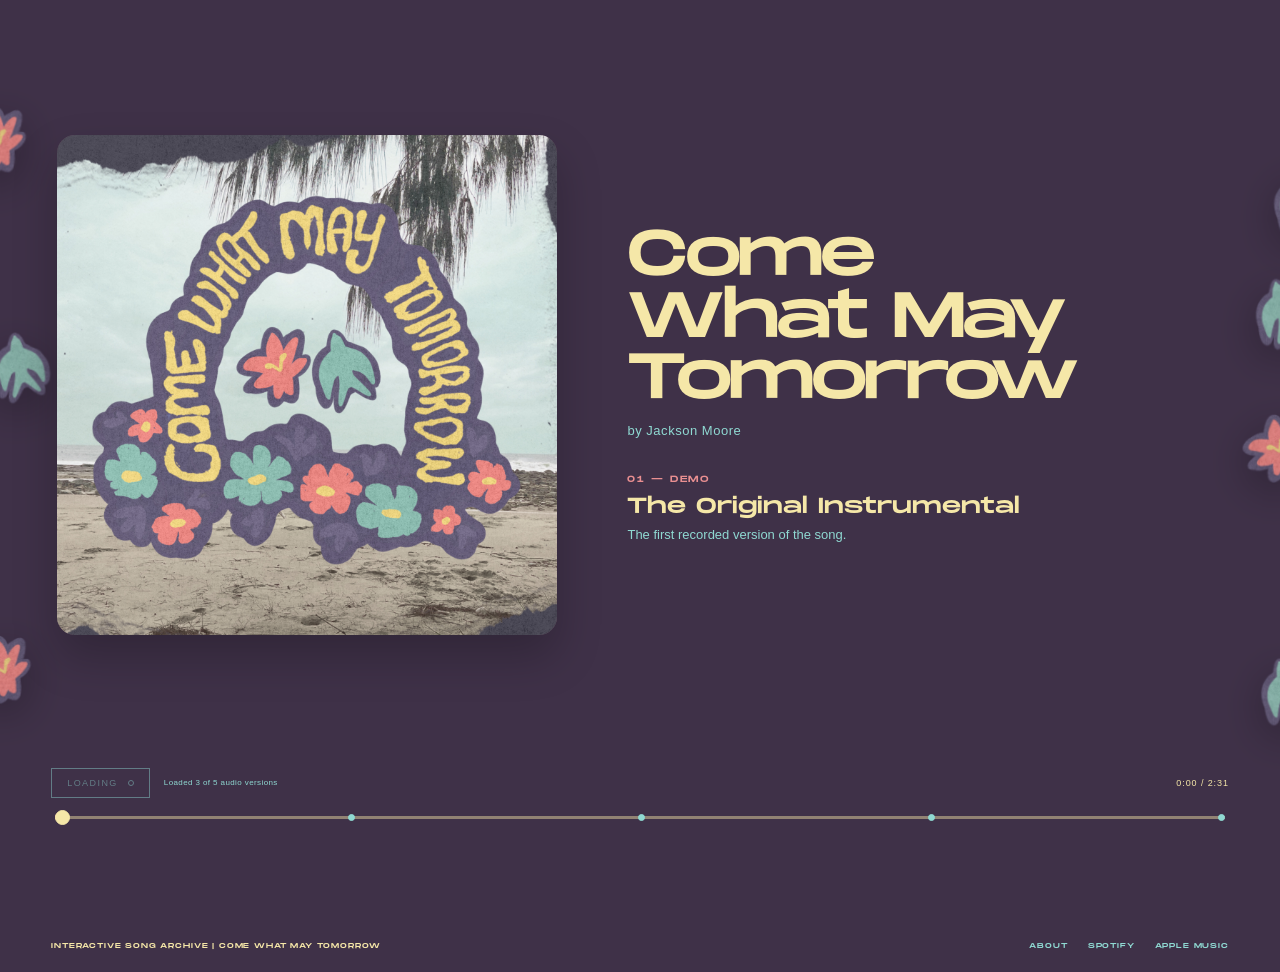
<file: index.html>
<!DOCTYPE html>
<html lang="en">
<head>
  <meta charset="UTF-8">
  <meta name="viewport" content="width=device-width, initial-scale=1.0">
  <meta name="description" content="An interactive archive showing the evolution of Come What May Tomorrow.">
  <meta name="theme-color" content="#3f3148">
  <title>Interactive Song Archive — Come What May Tomorrow</title>
  <link rel="stylesheet" href="style.css">
</head>
<body class="home-page">
  <main class="site-shell">
    <section class="player" aria-labelledby="song-title">
      <div class="floating-images" aria-hidden="true">
        <img class="floating-image floating-image-01 parallax-element" src="assets/images/come-what-may-tomorrow-01.png" alt="">
        <img class="floating-image floating-image-02 parallax-element" src="assets/images/come-what-may-tomorrow-02.png" alt="">
        <img class="floating-image floating-image-03 parallax-element" src="assets/images/come-what-may-tomorrow-01.png" alt="">
        <img class="floating-image floating-image-04 parallax-element" src="assets/images/come-what-may-tomorrow-02.png" alt="">
        <img class="floating-image floating-image-05 parallax-element" src="assets/images/come-what-may-tomorrow-01.png" alt="">
        <img class="floating-image floating-image-06 parallax-element" src="assets/images/come-what-may-tomorrow-02.png" alt="">
        <img class="floating-image floating-image-07 parallax-element" src="assets/images/come-what-may-tomorrow-01.png" alt="">
      </div>

      <div class="artwork-wrap">
        <img class="album-art" src="assets/images/album-art.jpg" alt="Album artwork for Come What May Tomorrow">
      </div>

      <div class="song-info">
        <h1 id="song-title">Come What May Tomorrow</h1>
        <p class="artist-line" id="artist-kicker">by Jackson Moore</p>
        <div class="current-version" aria-live="polite">
          <p class="version-number" id="version-date">01 — DEMO</p>
          <h2 id="version-title">The Original Instrumental</h2>
          <p id="version-description">The first recorded version of the song.</p>
        </div>
      </div>
    </section>

    <section class="timeline-section" aria-label="Song playback and timeline">
      <div class="timeline-heading">
        <div class="play-area">
          <button class="play-button" id="play-button" type="button" disabled>
            <span id="play-label">LOADING</span>
            <span class="button-indicator" aria-hidden="true"></span>
          </button>
          <p class="status" id="status" role="status">Preparing audio…</p>
        </div>
        <p class="time-readout"><span id="current-time">0:00</span> / <span id="duration">2:31</span></p>
      </div>
      <div class="timeline-control">
        <input class="version-slider" id="version-slider" type="range" min="0" max="4" value="0" step="0.001" aria-label="Move through the song versions">
        <div class="stage-points" id="stage-points"></div>
      </div>
    </section>

    <section class="waveform-section" aria-label="Audio waveform">
      <canvas id="waveform" aria-hidden="true"></canvas>
    </section>

    <footer class="site-footer">
      <span>Interactive song archive | <span class="footer-song-name">Come What May Tomorrow</span></span>
      <nav class="footer-links" aria-label="Site and music links">
        <a href="about.html">ABOUT</a>
        <a href="https://open.spotify.com/artist/7njkLldCadYfsRvvedCBV6" target="_blank" rel="noopener noreferrer">SPOTIFY</a>
        <a href="https://music.apple.com/au/artist/jackson-moore/6800161995" target="_blank" rel="noopener noreferrer">APPLE MUSIC</a>
      </nav>
    </footer>
  </main>
  <script src="script.js"></script>
</body>
</html>
</file>
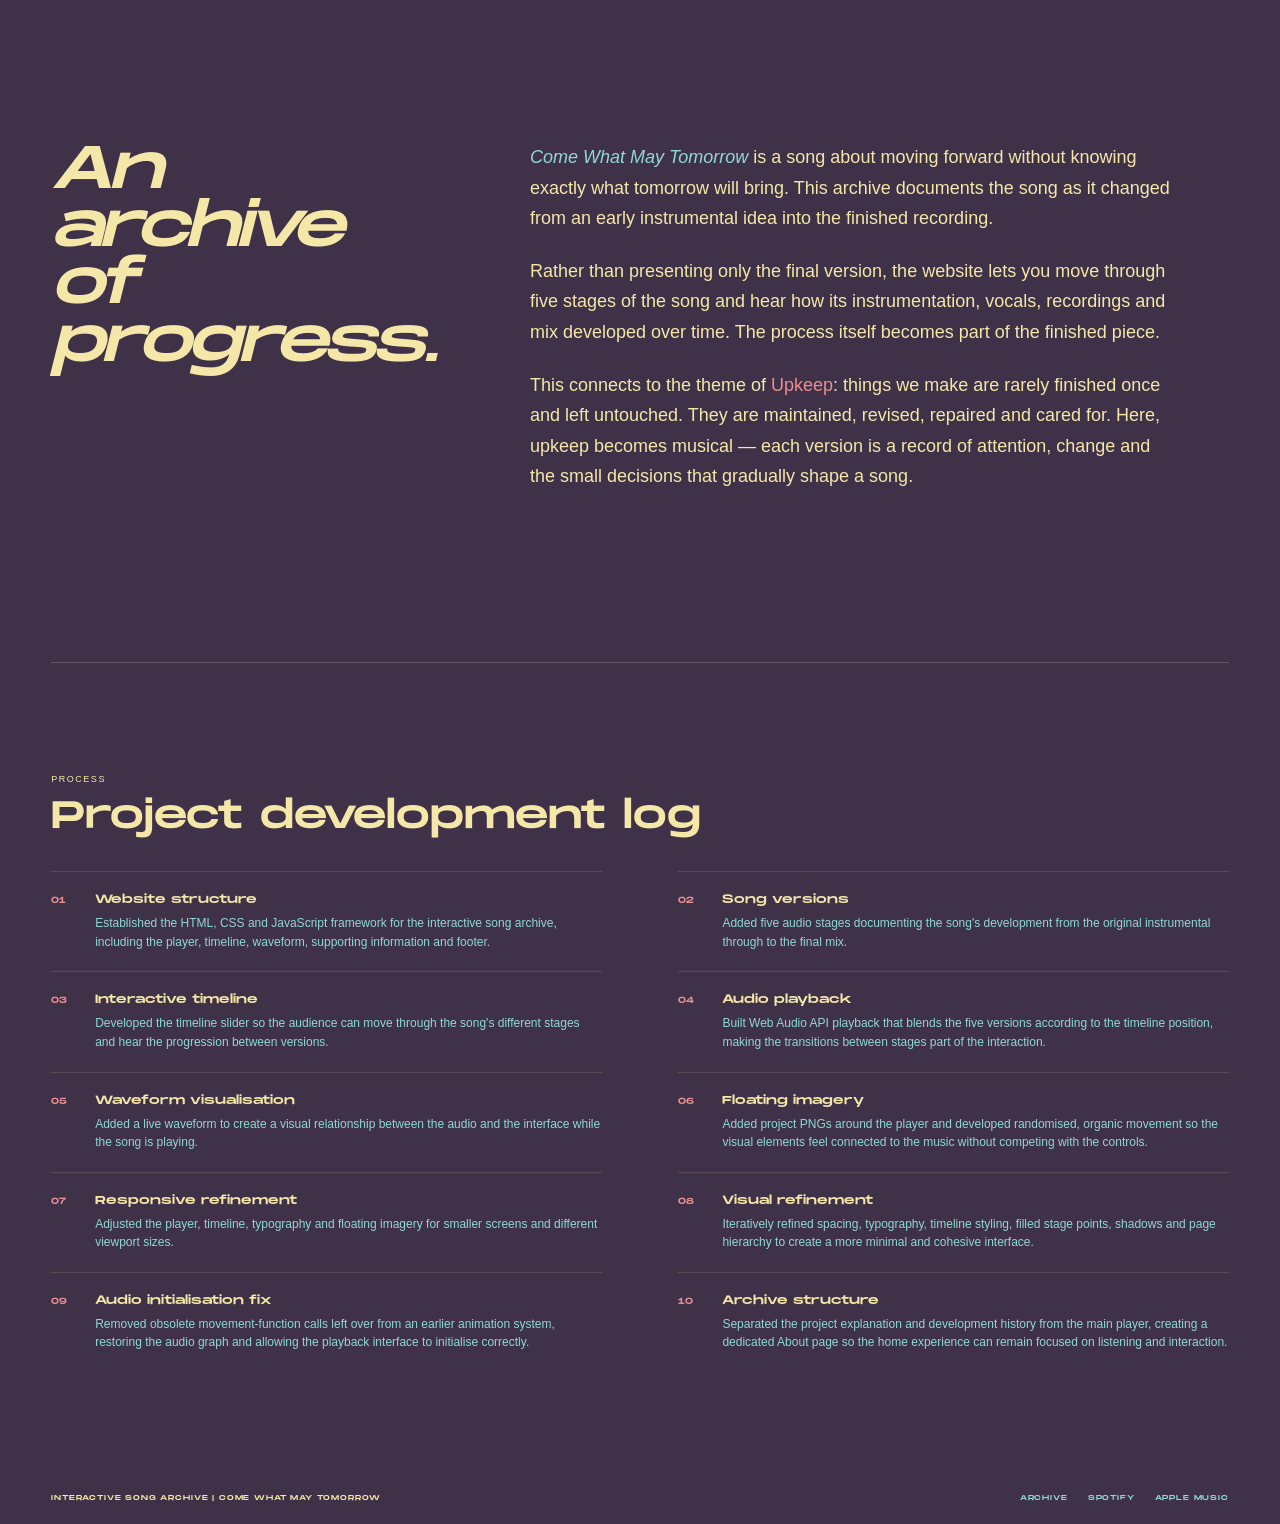
<file: about.html>
<!DOCTYPE html>
<html lang="en">
<head>
  <meta charset="UTF-8">
  <meta name="viewport" content="width=device-width, initial-scale=1.0">
  <meta name="description" content="About the Interactive Song Archive and the development of Come What May Tomorrow.">
  <meta name="theme-color" content="#3f3148">
  <title>About — Interactive Song Archive</title>
  <link rel="stylesheet" href="style.css">
</head>
<body class="about-page">
  <main class="site-shell">
    <section class="about-section" aria-labelledby="about-title">
      <div class="about-heading">
        <h1 id="about-title"><em>An archive of progress.</em></h1>
      </div>

      <div class="about-copy">
        <p><em>Come What May Tomorrow</em> is a song about moving forward without knowing exactly what tomorrow will bring. This archive documents the song as it changed from an early instrumental idea into the finished recording.</p>
        <p>Rather than presenting only the final version, the website lets you move through five stages of the song and hear how its instrumentation, vocals, recordings and mix developed over time. The process itself becomes part of the finished piece.</p>
        <p>This connects to the theme of <strong>Upkeep</strong>: things we make are rarely finished once and left untouched. They are maintained, revised, repaired and cared for. Here, upkeep becomes musical — each version is a record of attention, change and the small decisions that gradually shape a song.</p>
      </div>
    </section>

    <section class="development-log" aria-labelledby="development-title">
      <div class="development-heading">
        <p class="eyebrow">PROCESS</p>
        <h2 id="development-title">Project development log</h2>
      </div>

      <div class="development-list">
        <article class="development-entry">
          <span>01</span><div><h3>Website structure</h3><p>Established the HTML, CSS and JavaScript framework for the interactive song archive, including the player, timeline, waveform, supporting information and footer.</p></div>
        </article>
        <article class="development-entry">
          <span>02</span><div><h3>Song versions</h3><p>Added five audio stages documenting the song's development from the original instrumental through to the final mix.</p></div>
        </article>
        <article class="development-entry">
          <span>03</span><div><h3>Interactive timeline</h3><p>Developed the timeline slider so the audience can move through the song's different stages and hear the progression between versions.</p></div>
        </article>
        <article class="development-entry">
          <span>04</span><div><h3>Audio playback</h3><p>Built Web Audio API playback that blends the five versions according to the timeline position, making the transitions between stages part of the interaction.</p></div>
        </article>
        <article class="development-entry">
          <span>05</span><div><h3>Waveform visualisation</h3><p>Added a live waveform to create a visual relationship between the audio and the interface while the song is playing.</p></div>
        </article>
        <article class="development-entry">
          <span>06</span><div><h3>Floating imagery</h3><p>Added project PNGs around the player and developed randomised, organic movement so the visual elements feel connected to the music without competing with the controls.</p></div>
        </article>
        <article class="development-entry">
          <span>07</span><div><h3>Responsive refinement</h3><p>Adjusted the player, timeline, typography and floating imagery for smaller screens and different viewport sizes.</p></div>
        </article>
        <article class="development-entry">
          <span>08</span><div><h3>Visual refinement</h3><p>Iteratively refined spacing, typography, timeline styling, filled stage points, shadows and page hierarchy to create a more minimal and cohesive interface.</p></div>
        </article>
        <article class="development-entry">
          <span>09</span><div><h3>Audio initialisation fix</h3><p>Removed obsolete movement-function calls left over from an earlier animation system, restoring the audio graph and allowing the playback interface to initialise correctly.</p></div>
        </article>
        <article class="development-entry">
          <span>10</span><div><h3>Archive structure</h3><p>Separated the project explanation and development history from the main player, creating a dedicated About page so the home experience can remain focused on listening and interaction.</p></div>
        </article>
      </div>
    </section>

    <footer class="site-footer">
      <span>Interactive song archive | <span class="footer-song-name">Come What May Tomorrow</span></span>
      <nav class="footer-links" aria-label="Site and music links">
        <a href="index.html">ARCHIVE</a>
        <a href="https://open.spotify.com/artist/7njkLldCadYfsRvvedCBV6" target="_blank" rel="noopener noreferrer">SPOTIFY</a>
        <a href="https://music.apple.com/au/artist/jackson-moore/6800161995" target="_blank" rel="noopener noreferrer">APPLE MUSIC</a>
      </nav>
    </footer>
  </main>
</body>
</html>
</file>
<file: style.css>
@font-face {
  font-family: "Monument Extended";
  src: url("assets/monumentextended-regular.otf") format("opentype");
  font-style: normal;
  font-weight: 400;
  font-display: swap;
}

@font-face {
  font-family: "Monument Extended";
  src: url("assets/monumentextended-ultrabold.otf") format("opentype");
  font-style: normal;
  font-weight: 800;
  font-display: swap;
}

:root {
  --purple: #3f3148;
  --yellow: #f5e7a8;
  --pink: #e98f91;
  --aqua: #8fd9d2;
  --content-width: 1160px;
  --side-padding: clamp(20px, 4vw, 64px);
}

* { box-sizing:border-box; }
html { min-height:100%; background:var(--purple); scroll-behavior:smooth; }
body { min-height:100%; margin:0; background:var(--purple); color:var(--yellow); font-family:Helvetica,Arial,sans-serif; -webkit-font-smoothing:antialiased; }
button,input { font:inherit; }
button:focus-visible,input:focus-visible { outline:2px solid var(--aqua); outline-offset:5px; }
a { color:inherit; }

.site-shell {
  width:100%;
  max-width:none;
  min-height:100svh;
  margin:0 auto;
  padding:14px var(--side-padding) 20px;
  display:flex;
  flex-direction:column;
  gap:12px;
}

.home-page .site-shell { overflow:hidden; min-height:calc(100svh + 72px); }

.eyebrow,.kicker,.version-number,.time-readout,.status,.site-footer,.page-label,.back-link {
  margin:0;
  font-size:9px;
  line-height:1.4;
  letter-spacing:.17em;
  text-transform:uppercase;
}

.player {
  position:relative;
  min-height:0;
  flex:1 1 auto;
  display:grid;
  grid-template-columns:minmax(280px,.92fr) minmax(320px,1.08fr);
  align-items:center;
  gap:clamp(28px,5vw,72px);
  isolation:isolate;
}

.artwork-wrap {
  width:min(100%,500px);
  aspect-ratio:1;
  justify-self:center;
  overflow:hidden;
  background:rgba(233,143,145,.16);
  border-radius:18px;
  box-shadow:0 22px 45px rgba(0,0,0,.22);
}

.album-art { display:block; width:100%; height:100%; object-fit:cover; }

.song-info { max-width:510px; }

h1 {
  max-width:520px;
  margin:0;
  color:var(--yellow);
  font-family:"Monument Extended",Helvetica,Arial,sans-serif;
  font-size:clamp(36px,5vw,66px);
  line-height:.96;
  font-weight:400;
  letter-spacing:-.045em;
}

.artist-line {
  margin:12px 0 0;
  color:var(--aqua);
  font-size:13px;
  line-height:1.4;
  letter-spacing:.04em;
}

.current-version {
  margin-top:clamp(24px,3vw,34px);
  padding-top:0;
  border-top:0;
}

.version-number {
  color:var(--pink);
  font-family:"Monument Extended",Helvetica,Arial,sans-serif;
  font-weight:400;
}

h2 {
  margin:8px 0 5px;
  color:var(--yellow);
  font-family:"Monument Extended",Helvetica,Arial,sans-serif;
  font-size:clamp(17px,1.7vw,22px);
  line-height:1.2;
  font-weight:400;
}

.current-version>p:last-child {
  margin:0;
  max-width:460px;
  color:var(--aqua);
  font-size:13px;
  line-height:1.5;
}

.timeline-section {
  flex:0 0 auto;
  padding:0;
}

.timeline-heading {
  display:flex;
  justify-content:space-between;
  align-items:center;
  gap:24px;
  margin-bottom:8px;
}

.play-area { display:flex; align-items:center; gap:14px; min-width:0; }

.play-button {
  display:inline-flex;
  align-items:center;
  gap:10px;
  margin:0;
  padding:9px 15px;
  border:1px solid var(--aqua);
  background:transparent;
  color:var(--aqua);
  font-size:9px;
  letter-spacing:.16em;
  cursor:pointer;
  transition:background 180ms ease,color 180ms ease,border-color 180ms ease;
}

.play-button:hover:not(:disabled) {
  background:var(--pink);
  color:var(--purple);
  border-color:var(--pink);
}

.play-button:disabled { opacity:.45; cursor:wait; }

.button-indicator {
  width:6px;
  height:6px;
  display:inline-block;
  border:1px solid currentColor;
  border-radius:50%;
}

.status {
  min-height:13px;
  color:var(--aqua);
  font-size:8px;
  letter-spacing:.05em;
  text-transform:none;
}

.time-readout {
  white-space:nowrap;
  letter-spacing:.1em;
  color:var(--yellow);
}

.timeline-control { position:relative; padding:0 4px; }

.version-slider {
  appearance:none;
  width:100%;
  height:22px;
  margin:0;
  background:transparent;
  cursor:pointer;
}

.version-slider::-webkit-slider-runnable-track {
  height:3px;
  background:rgba(245,231,168,.45);
}

.version-slider::-moz-range-track {
  height:3px;
  background:rgba(245,231,168,.45);
}

.version-slider::-webkit-slider-thumb {
  appearance:none;
  position:relative;
  z-index:4;
  width:15px;
  height:15px;
  margin-top:-6px;
  border:1px solid var(--yellow);
  border-radius:50%;
  background:var(--yellow);
}

.version-slider::-moz-range-thumb {
  position:relative;
  z-index:4;
  width:15px;
  height:15px;
  border:1px solid var(--yellow);
  border-radius:50%;
  background:var(--yellow);
}

.stage-points {
  position:absolute;
  inset:0 4px auto;
  top:7px;
  height:8px;
  pointer-events:none;
  display:flex;
  justify-content:space-between;
  align-items:center;
}

.stage-point {
  width:7px;
  height:7px;
  border-radius:50%;
  background:var(--aqua);
  border:1px solid var(--aqua);
}

.stage-point.active {
  width:10px;
  height:10px;
  background:var(--pink);
  border-color:var(--pink);
}

.waveform-section {
  flex:0 0 auto;
  padding:0 0 2px;
}

#waveform {
  display:block;
  width:100%;
  height:clamp(48px,6vw,72px);
}

.site-footer {
  flex:0 0 auto;
  display:flex;
  align-items:center;
  justify-content:space-between;
  gap:20px;
  padding-top:12px;
  border-top:0;
  font-family:"Monument Extended",Helvetica,Arial,sans-serif;
  font-size:7px;
  font-weight:400;
  letter-spacing:.12em;
}

.footer-links { display:flex; gap:20px; }

.footer-links a {
  color:var(--aqua);
  text-decoration:none;
  transition:color 180ms ease;
}

.footer-links a:hover { color:var(--pink); text-decoration:underline; }

.artwork-failed {
  display:grid;
  place-items:center;
  border:1px solid rgba(245,231,168,.38);
}

.artwork-failed::after {
  content:"ALBUM ART UNAVAILABLE";
  color:var(--aqua);
  font-size:9px;
  letter-spacing:.14em;
}

.floating-images {
  position:absolute;
  inset:0;
  z-index:0;
  pointer-events:none;
  overflow:visible;
}

.floating-image {
  position:absolute;
  z-index:0;
  width:clamp(62px,6vw,88px);
  height:auto;
  max-width:88px;
  -webkit-filter:drop-shadow(0 12px 22px rgba(0,0,0,.32));
  filter:drop-shadow(0 12px 22px rgba(0,0,0,.32));
  opacity:.9;
}

.floating-image-01 { left:clamp(-90px,-7vw,-50px); top:10%; }
.floating-image-02 { right:clamp(-90px,-7vw,-50px); top:16%; }
.floating-image-03 { left:clamp(-105px,-8vw,-60px); top:46%; }
.floating-image-04 { right:clamp(-105px,-8vw,-60px); top:52%; }
.floating-image-05 { left:clamp(-85px,-6vw,-48px); bottom:7%; }
.floating-image-06 { right:clamp(-85px,-6vw,-48px); bottom:4%; }
.floating-image-07 { right:clamp(-110px,-8vw,-62px); top:36%; }

.player > .artwork-wrap,
.player > .song-info { position:relative; z-index:1; }

.parallax-element { will-change:transform; }

/* About page */
.about-page .site-shell {
  min-height:calc(100svh + 72px);
  overflow:visible;
  gap:0;
}

.page-header {
  flex:0 0 auto;
  display:flex;
  align-items:center;
  justify-content:space-between;
  padding:42px 0 40px;
}

.back-link {
  color:var(--aqua);
  text-decoration:none;
  font-size:8px;
}

.back-link:hover { color:var(--pink); }

.page-label {
  color:var(--yellow);
  font-family:"Monument Extended",Helvetica,Arial,sans-serif;
  font-size:8px;
}

.about-page .about-section {
  margin:0;
  padding:clamp(80px,10vw,140px) 0 clamp(110px,14vw,170px);
  display:grid;
  grid-template-columns:minmax(220px,.7fr) minmax(320px,1.3fr);
  gap:clamp(40px,8vw,120px);
  background:var(--purple);
  color:var(--yellow);
}

.about-heading h1 {
  max-width:420px;
  color:var(--yellow);
  font-size:clamp(34px,5vw,60px);
  line-height:.96;
}

.about-copy { max-width:650px; }

.about-copy p {
  margin:0 0 22px;
  color:var(--yellow);
  font-size:clamp(15px,1.5vw,18px);
  line-height:1.7;
}

.about-copy p:last-child { margin-bottom:0; }
.about-copy em { color:var(--aqua); }
.about-copy strong { color:var(--pink); font-weight:500; }

.development-log {
  padding:clamp(70px,9vw,110px) 0;
  border-top:1px solid rgba(245,231,168,.2);
}

.development-heading { margin-bottom:32px; }

.development-heading h2 {
  margin:8px 0 0;
  font-size:clamp(24px,3vw,38px);
}

.development-list {
  display:grid;
  grid-template-columns:repeat(2,minmax(0,1fr));
  gap:0 clamp(36px,6vw,90px);
}

.development-entry {
  display:grid;
  grid-template-columns:30px 1fr;
  gap:14px;
  padding:20px 0;
  border-top:1px solid rgba(245,231,168,.14);
}

.development-entry>span {
  color:var(--pink);
  font-family:"Monument Extended",Helvetica,Arial,sans-serif;
  font-size:9px;
  padding-top:3px;
}

.development-entry h3 {
  margin:0 0 7px;
  color:var(--yellow);
  font-family:"Monument Extended",Helvetica,Arial,sans-serif;
  font-size:12px;
  line-height:1.25;
  font-weight:400;
}

.development-entry p {
  margin:0;
  color:var(--aqua);
  font-size:12px;
  line-height:1.55;
}

@media(max-width:820px){
  .site-shell { gap:18px; }
  .player {
    grid-template-columns:minmax(230px,.8fr) minmax(280px,1.2fr);
    gap:34px;
  }
  h1 { font-size:clamp(34px,7vw,52px); }
  .development-list { grid-template-columns:1fr; }
}

@media(max-width:680px){
  .site-shell {
    min-height:auto;
    gap:24px;
    padding-top:18px;
  }

  .home-page .site-shell { overflow:visible; min-height:auto; }

  .player {
    grid-template-columns:1fr;
    gap:24px;
    flex:0 0 auto;
  }

  .artwork-wrap { width:min(100%,430px); }
  .song-info { max-width:none; }

  .timeline-heading {
    align-items:flex-start;
    gap:10px;
  }

  .play-area { flex-wrap:wrap; gap:8px 12px; }
  .time-readout { align-self:center; }

  .about-page .site-shell { min-height:auto; }

  .about-page .about-section {
    grid-template-columns:1fr;
    gap:28px;
    padding-bottom:70px;
  }

  .page-header { padding-bottom:30px; }

  .floating-image { width:58px; max-width:58px; }
  .floating-image-01 { left:-30px; top:4%; }
  .floating-image-02 { right:-30px; top:10%; }
  .floating-image-03 { left:-34px; top:36%; }
  .floating-image-04 { right:-34px; top:42%; }
  .floating-image-05 { left:-30px; bottom:5%; }
  .floating-image-06 { right:-30px; bottom:3%; }
  .floating-image-07 { right:-36px; top:27%; }
}

@media(max-width:460px){
  :root { --side-padding:18px; }

  h1 { font-size:clamp(34px,11vw,48px); }

  .site-footer {
    align-items:flex-start;
    flex-direction:column;
    gap:7px;
  }

  .footer-links { flex-wrap:wrap; }
}

@media(prefers-reduced-motion:reduce){
  *,*::before,*::after {
    scroll-behavior:auto!important;
    transition-duration:.01ms!important;
  }
}
</file>
